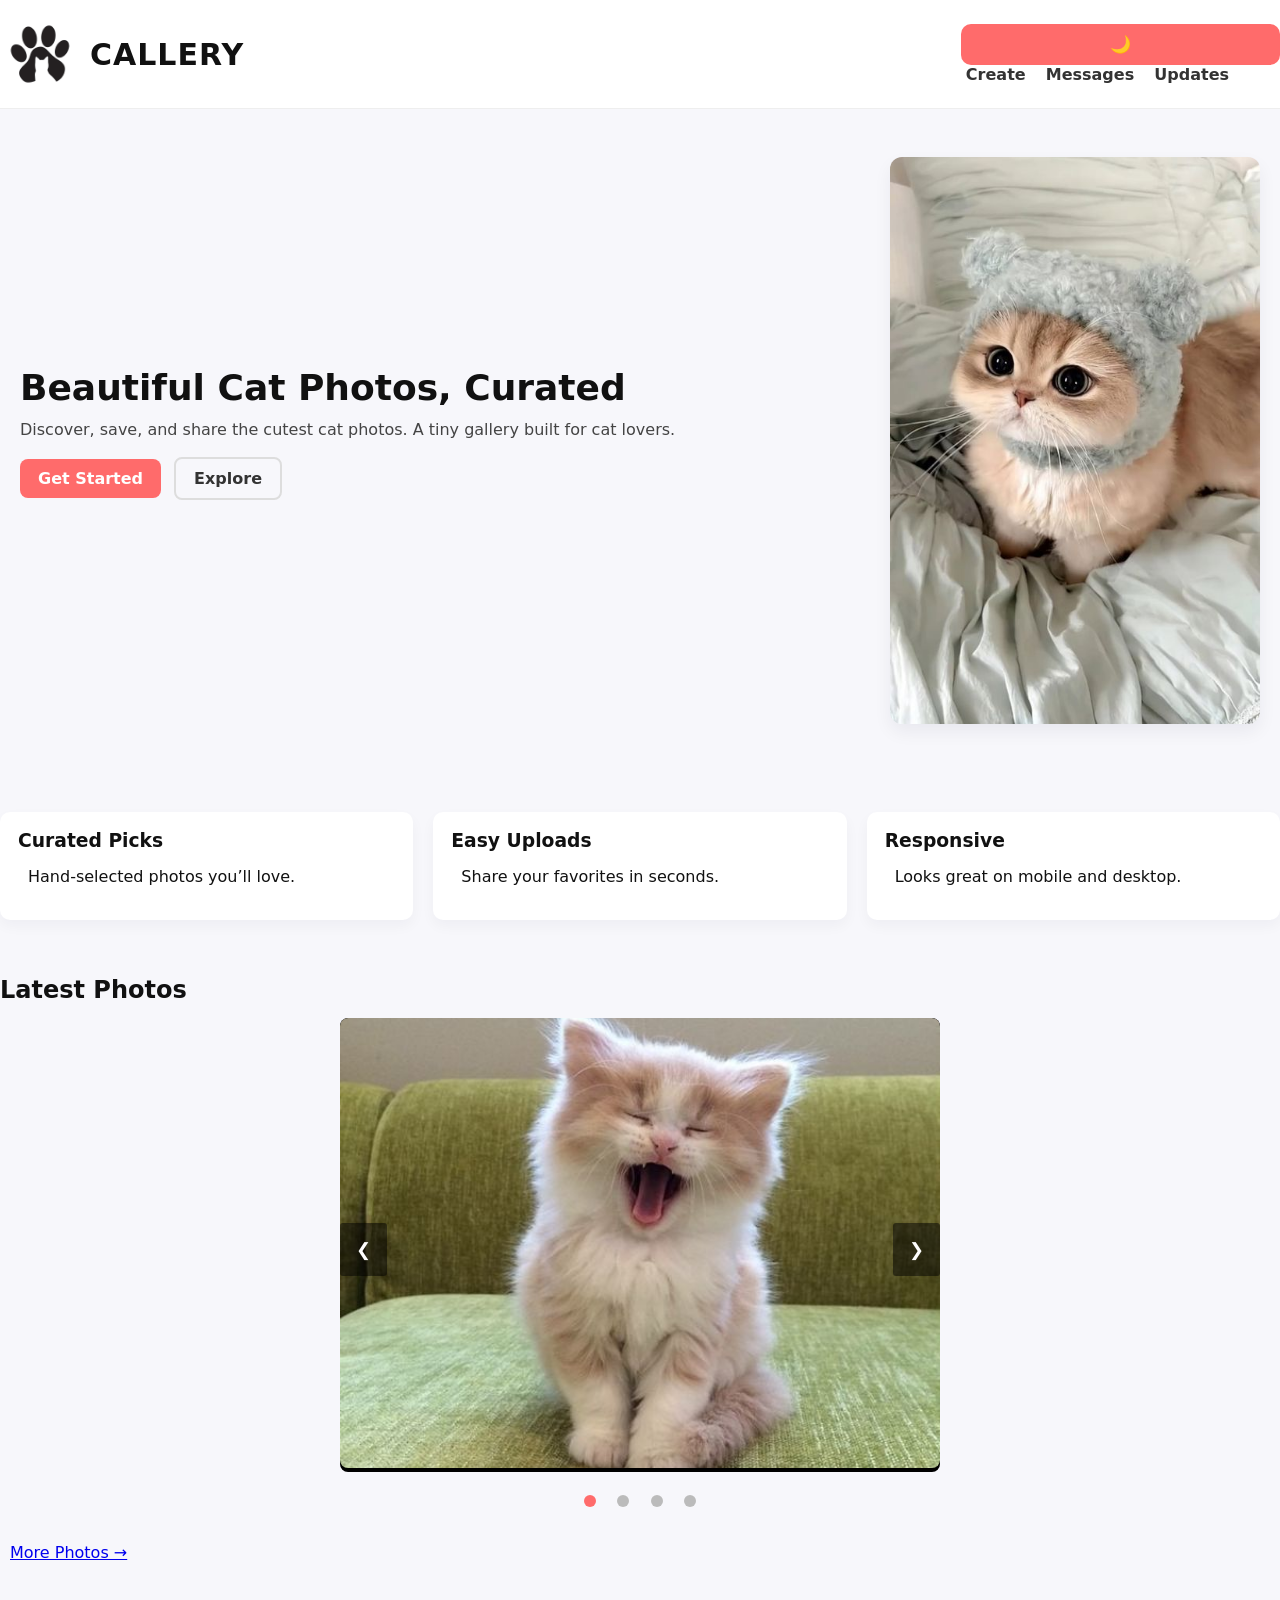
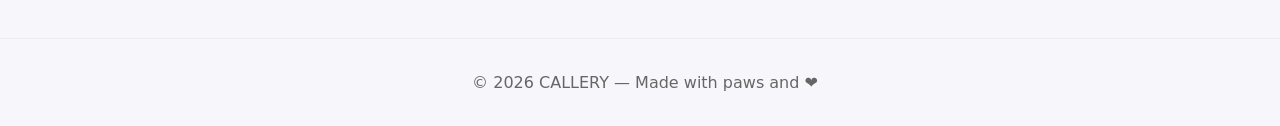
<file: index.html>
<!DOCTYPE html>
<html lang="en">
<head>
    <meta charset="UTF-8">
    <meta name="viewport" content="width=device-width, initial-scale=1.0">
    <link rel="stylesheet" href="style.css" type="text/css">
    <link rel="icon" href="images/favicon.ico">
    <title>Callery — Cat Photo Gallery</title>
</head>
<body>
    <header class="site-header">
        <div class="container header-inner">
            <a class="brand" href="index.html">
                <img src="images/pawicon" alt="Callery" class="brand-logo">
                <span class="brand-name">CALLERY</span>
            </a>
            <nav class="nav">
                <button id="theme-toggle" aria-label="Toggle Dark Mode">
                    <span class="theme-icon">🌙</span>
                </button>
                <a href="create.html">Create</a>
                <a href="messages.html">Messages</a>
                <a href="updates.html">Updates</a>
            </nav>
        </div>
    </header>

    <main>
        <section class="hero">
            <div class="container hero-inner">
                <div class="hero-copy">
                    <h1>Beautiful Cat Photos, Curated</h1>
                    <p>Discover, save, and share the cutest cat photos. A tiny gallery built for cat lovers.</p>
                    <p class="hero-cta">
                        <a class="btn primary" href="signup.html">Get Started</a>
                        <a class="btn ghost" href="updates.html">Explore</a>
                    </p>
                </div>
                <div class="hero-media">
                    <img src="images/catcute.jpg" alt="Cute cat" class="hero-img">
                </div>
            </div>
        </section>

        <section class="features container">
            <div class="feature">
                <h3>Curated Picks</h3>
                <p>Hand-selected photos you’ll love.</p>
            </div>
            <div class="feature">
                <h3>Easy Uploads</h3>
                <p>Share your favorites in seconds.</p>
            </div>
            <div class="feature">
                <h3>Responsive</h3>
                <p>Looks great on mobile and desktop.</p>
            </div>
        </section>

        <section class="gallery container">
            <h2>Latest Photos</h2>
            
            <div class="slideshow-container">
                <div class="slide fade">
                    <img src="images/catyawn.jpg" alt="Yawning cat">
                </div>
                <div class="slide fade">
                    <img src="images/catfluf.jpg" alt="Fluffy cat">
                </div>
                <div class="slide fade">
                    <img src="images/catharry.jpg" alt="Harry cat">
                </div>
                <div class="slide fade">
                    <img src="images/catsunset.jpg" alt="Cat at sunset">
                </div>
                
                <!-- Navigation buttons -->
                <a class="prev" onclick="changeSlide(-1)">&#10094;</a>
                <a class="next" onclick="changeSlide(1)">&#10095;</a>
            </div>
            
            <!-- Dot indicators -->
            <div class="dot-container">
                <span class="dot" onclick="currentSlide(1)"></span>
                <span class="dot" onclick="currentSlide(2)"></span>
                <span class="dot" onclick="currentSlide(3)"></span>
                <span class="dot" onclick="currentSlide(4)"></span>
            </div>
            
            <p class="more"><a href="https://www.pinterest.com/search/pins/?q=cat%20cute%20photos&rs=typed">More Photos →</a></p>
        </section>
    </main>

    <footer class="site-footer">
        <div class="container">
            <p>© <span id="year"></span> CALLERY — Made with paws and ❤️</p>
        </div>
    </footer>

    <script>
        document.getElementById('year').textContent = new Date().getFullYear();

        let slideIndex = 1;

        function changeSlide(n) {
            showSlide(slideIndex += n);
        }

        function currentSlide(n) {
            showSlide(slideIndex = n);
        }

        function showSlide(n) {
            let slides = document.getElementsByClassName('slide');
            let dots = document.getElementsByClassName('dot');
            
            // Loop back to first slide if past the end
            if (n > slides.length) {
                slideIndex = 1;
            }
            // Loop to last slide if before the first
            if (n < 1) {
                slideIndex = slides.length;
            }
            
            // Hide all slides
            for (let i = 0; i < slides.length; i++) {
                slides[i].classList.remove('active');
            }
            // Remove active class from all dots
            for (let i = 0; i < dots.length; i++) {
                dots[i].classList.remove('active');
            }
            
            // Show current slide and highlight current dot
            slides[slideIndex - 1].classList.add('active');
            dots[slideIndex - 1].classList.add('active');
        }

        // Initialize by showing the first slide
        showSlide(slideIndex);
    </script>
</body>
</html>
</file>
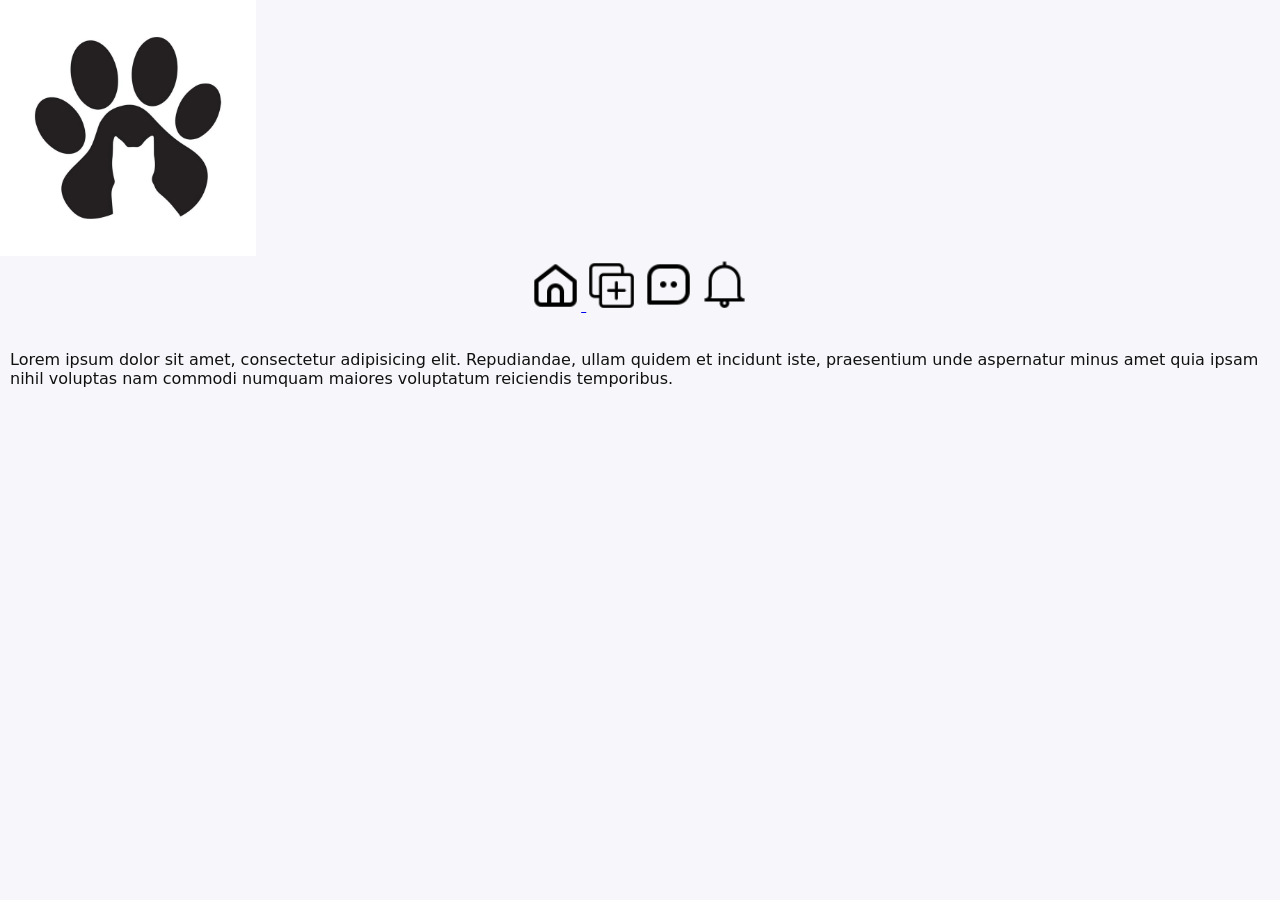
<file: about.html>
<!DOCTYPE html>
<html lang="en">
<head>
    <meta charset="UTF-8">
    <meta name="viewport" content="width=device-width, initial-scale=1.0">
    <link rel="stylesheet" href="style.css" type="text/css">
    <title>About Callery</title>
</head>
<body>
    <img src="images/pawicon" alt="A paw icon" style="width: 20%; height: auto;">

    <center>
        <nav>
            <a href="index.html" title="Home">
            <img src="images/home.png" alt="Home" width="4%">
            </a>
            <a href="create.html" title="Create"><img src="images/create.png" alt="Create" width="4%"></a>
            <a href="messages.html" title="Messages"><img src="images/message.png" alt="Message" width="4%"></a> 
            <a href="updates.html" title="Updates"><img src="images/notification.png" alt="Notification" width="4%"></a>

        </nav>
    </center><br>
    <p>Lorem ipsum dolor sit amet, consectetur adipisicing elit. Repudiandae, ullam quidem et incidunt iste, praesentium unde aspernatur minus amet quia ipsam nihil voluptas nam commodi numquam maiores voluptatum reiciendis temporibus.</p>
    
</body>
</html>
</file>
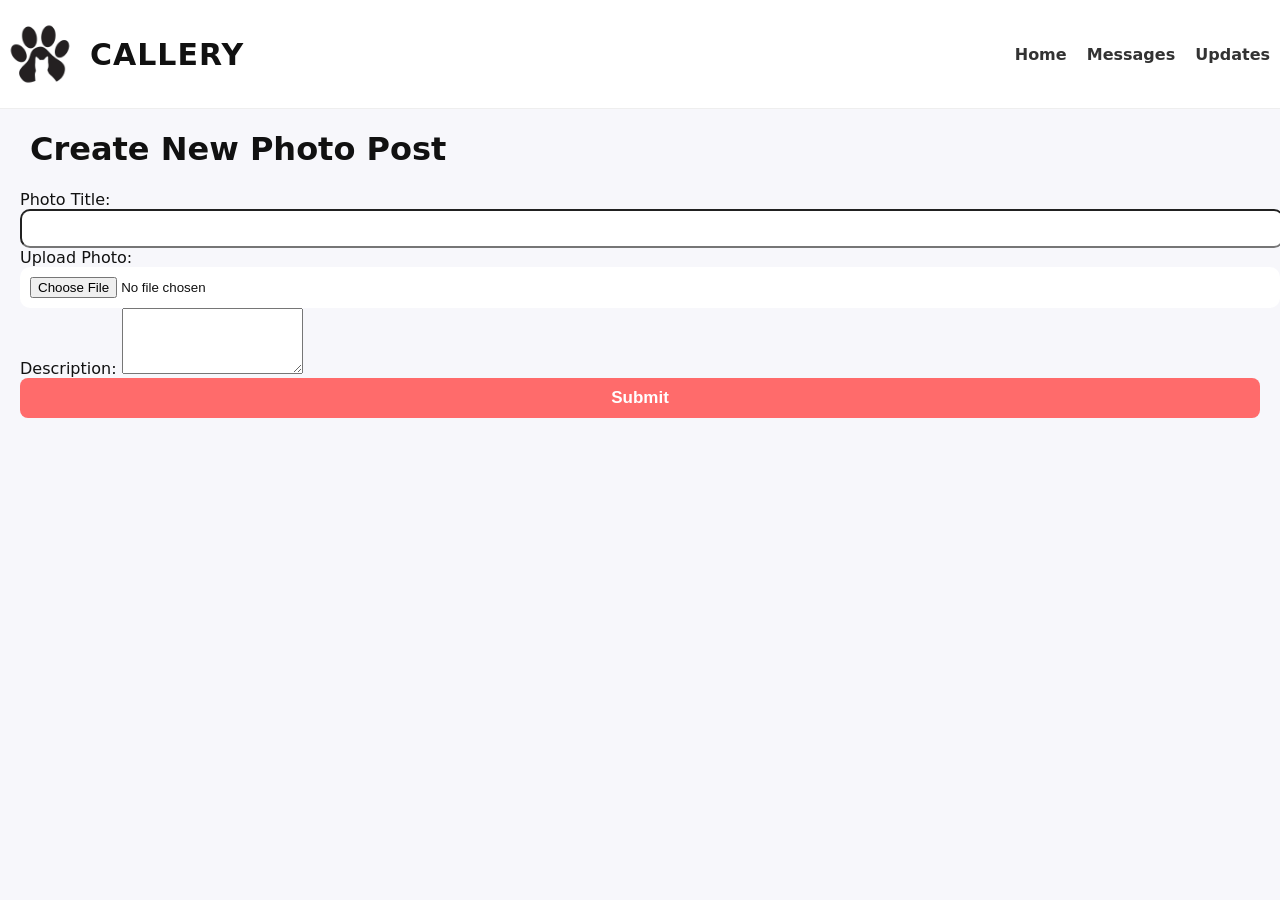
<file: create.html>
<!DOCTYPE html>
<html lang="en">
<head>
    <meta charset="UTF-8">
    <meta name="viewport" content="width=device-width, initial-scale=1.0">
    <link rel="stylesheet" href="style.css" type="text/css">
    <link rel="icon" href="images/favicon.ico">
    <title>Create</title>
</head>
<body>
    <header class="site-header">
        <div class="container header-inner">
            <a class="brand" href="index.html">
                <img src="images/pawicon" alt="Callery" class="brand-logo">
                <span class="brand-name">CALLERY</span>
            </a>
            <nav class="nav">
                <a href="index.html">Home</a>
                <a href="messages.html">Messages</a>
                <a href="updates.html">Updates</a>
            </nav>
        </div>
    </header>
    <main class="container">
        <h1>Create New Photo Post</h1>
        <form class="create-form" method="post" enctype="multipart/form-data">
            <label for="photo-title">Photo Title:
                <input type="text" id="photo-title" name="photo-title" required>
            </label><br>
            <label for="photo-upload">Upload Photo:
                <input type="file" id="photo-upload" name="photo-upload" accept="image/*" required>
            </label><br>
            <label for="photo-description">Description:
                <textarea id="photo-description" name="photo-description" rows="4" required></textarea>
            </label><br>
            <button type="submit" class="btn primary">Submit</button>
        </form>

</body>
</html>
</file>
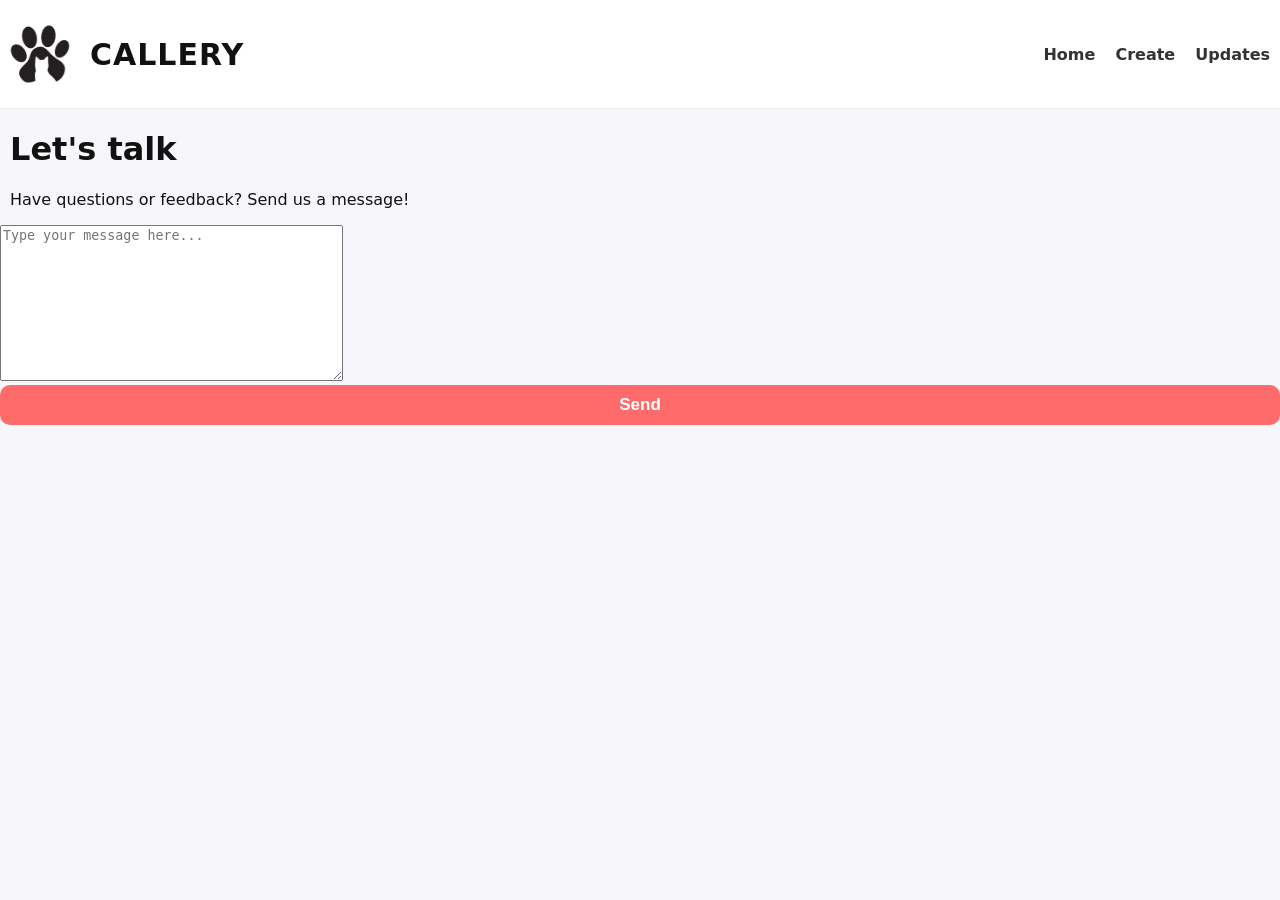
<file: messages.html>
<!DOCTYPE html>
<html lang="en">
<head>
    <meta charset="UTF-8">
    <meta name="viewport" content="width=device-width, initial-scale=1.0">
    <link rel="stylesheet" href="style.css" type="text/css">
    <link rel="icon" href="images/favicon.ico">
    <title>Message</title>
</head>
<body>
    <header class="site-header">
        <div class="container header-inner">
            <a class="brand" href="index.html">
                <img src="images/pawicon" alt="Callery" class="brand-logo">
                <span class="brand-name">CALLERY</span>
            </a>
            <nav class="nav">
                <a href="index.html">Home</a>
                <a href="create.html">Create</a>
                <a href="updates.html">Updates</a>
            </nav>
        </div>
    </header>
    <div class="mess">
        <h1>Let's talk</h1>
        <p>Have questions or feedback? Send us a message!</p>
            <textarea cols="40" rows="10" placeholder="Type your message here..." spellcheck="true"></textarea><br>
            <button type="button">Send</button>
        </div>
</body>
</html>
</file>
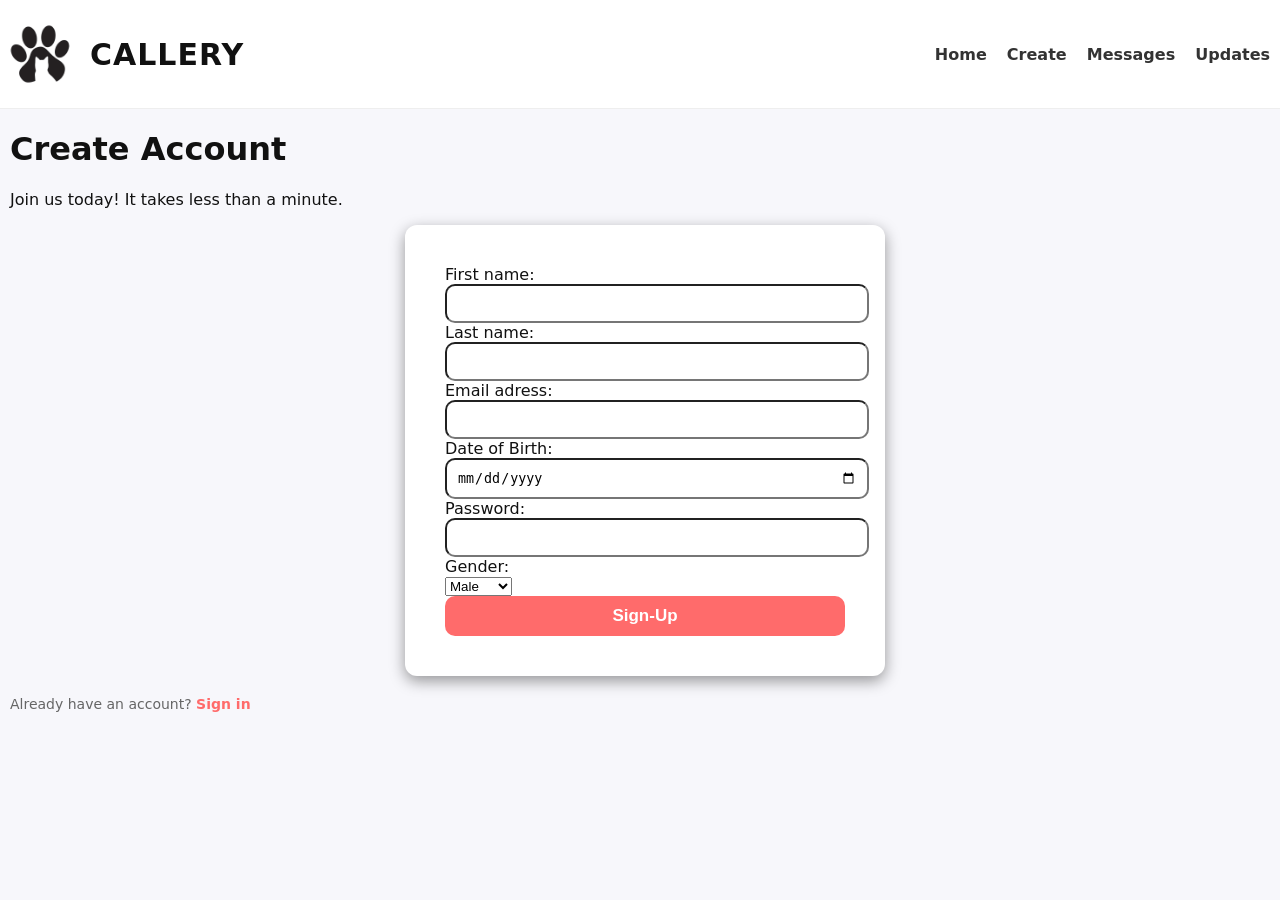
<file: signup.html>
<!DOCTYPE html>
<html lang="en">
<head>
    <meta charset="UTF-8">
    <meta name="viewport" content="width=device-width, initial-scale=1.0">
    <link rel="stylesheet" href="style.css" type="text/css">
    <link rel="icon" href="images/favicon.ico">
    <title>Sign-Up</title>
</head>
<body>
    <header class="site-header">
        <div class="container header-inner">
            <a class="brand" href="index.html">
                <img src="images/pawicon" alt="Callery" class="brand-logo">
                <span class="brand-name">CALLERY</span>
            </a>
            <nav class="nav">
                <a href="index.html">Home</a>
                <a href="create.html">Create</a>
                <a href="messages.html">Messages</a>
                <a href="updates.html">Updates</a>
            </nav>
        </div>
    </header>
            <h1>Create Account</h1>
    <p>Join us today! It takes less than a minute.</p>
    <form class="reg-form" method="get">
        <div  class="reg-body">
        <label for="firstname">First name: 
            <input type="text" id="Firstname" required>
        </label><br>
        <label for="lastname">Last name: 
            <input type="text" id="lastname" required>
        </label><br>

         <label for="email">Email adress: </label>
            <input type="email" id="email" required>
        </label><br>
        <label for="dob">Date of Birth: 
            <input type="date" id="dob" required>
        </label><br>
        <label for="password">Password: 
            <input type="password" id="password" required>
        </label><br>
        <label for="gender">Gender:<br>  
            <select>
            <option>Male</option>
            <option>Female</option>
            <option>Other</option>
        </select></label>   
            <button type="submit" class="btn-primary">Sign-Up</button><br><br>
    </div>
    </form>
    <div class="form-footer">
        <p>Already have an account? <a href="#">Sign in</a></p>
    </div>


</body>
</html>
</file>
<file: style.css>
button{
    float: left;
    background-color: #220d0c;
    border-radius: 7px;
    padding: 2px;
    color: #fff;
    font-size: 13px;
    font-weight: bold;
}
body {
 justify-content: space-evenly;
  font-family: Inter, system-ui, -apple-system, 'Segoe UI', Roboto, 'Helvetica Neue', Arial;
  background-color: #f7f7fb;
  color: #111;
  margin: 0;
  -webkit-font-smoothing: antialiased;
}

.container {
  max-width: 100%;
  margin: 0 auto;
  padding: 0 20px;
}

.site-header {
  background: #ffffff;
  border-bottom: 1px solid #eee;
}
.header-inner {
  display: flex;
  align-items: center;
  justify-content: space-between;
  padding: 14px 0;
}
.brand { display:flex; align-items:center; text-decoration:none; color:inherit; }
.brand-logo { width:80px; height:auto; margin-right:10px; }
.brand-name { font-weight:700; font-size: 30px; letter-spacing:1px; }
.nav a { margin-left:5px; color:#333; text-decoration:none; font-weight:600; margin-right: 10px; font-size: 16px; }

.hero { padding: 48px 0; }
.hero-inner { display:flex; gap:32px; align-items:center; }
.hero-copy { flex:1 }
.hero-copy h1 { font-size:36px; margin:0 0 12px; }
.hero-copy p { color:#444; margin:0 0 18px; }
.hero-media { width:370px; }
.hero-img { width:100%; border-radius:12px; box-shadow:0 8px 18px rgba(20,20,50,0.06); }

.btn { display:inline-block; padding:10px 18px; border-radius:8px; text-decoration:none; font-weight:700 }
.btn.primary { background:#ff6b6b; color:#fff; border: none }
.btn.ghost { background:transparent; border:2px solid #ddd; color:#333; margin-left:8px }

.features { display:flex; gap:20px; padding:36px 0; flex: 1 1 auto; }
.feature { background:#fff; border-radius:10px; padding:18px; flex:1; box-shadow:0 6px 14px rgba(20,20,50,0.04) }
.feature h3 { margin:0 0 8px }

.gallery { padding: 20px 0 60px; }
.gallery h2 { margin: 0 0 14px }
.grid { display:grid; grid-template-columns: repeat(4, 1fr); gap:12px }
.grid img { width:100%; height:450px; object-fit:cover; border-radius:8px }
.more { margin-top:12px }

.site-footer { padding:18px 0; text-align:center; color:#666; border-top:1px solid #eee }

@media (max-width:900px) {
  .hero-inner { flex-direction:column-reverse; text-align:center }
  .hero-media { width:70% }
  .grid { grid-template-columns: repeat(2,1fr) }
  .grid img { height:450px }
  .features { flex-direction:column }
}

@media (max-width:480px) {
  .grid img { height:200px }
  .brand-name { font-size:14px }
}
@media (max-width:360px) {
  .hero-copy h1 { font-size:28px }
}
.reg-form {
  margin-top: 10px;
  font-weight: 10px;
  width: 100%;
  display: flex;
  justify-content: center;
  align-content: center;
}
.reg-body {
  margin-left: 10px;
  display: block;
  color: #111111;
  background-color: #ffffff;
  width: 100%;
  max-width: 400px;
  padding: 40px;
  border-radius: 12px;
  box-shadow: 0 5px 15px rgba(0, 0, 0, 0.4);
}
p {
    font-family: Inter, system-ui, -apple-system, 'Segoe UI', Roboto, 'Helvetica Neue', Arial;
    margin-left: 10px;    
}
h1{
  margin-left: 10px;
}

input {
  width: 100%;
  padding: 10px;
  background-color: #ffffff;
  outline: none;
  border-radius: 10px;
}
button{
  width: 100%;
  border-radius: 10px;
  cursor: pointer;
  background-color: #ff6b6b;
  transition: background-color 0.3s;
  font-size: 17px;
  border: none;
  padding: 10px;
}
button:hover{
  background-color: #0056b3;
}
.form-footer{
  margin-top: 20px;
  font-size: 14px;
  color: #666;  
}
.form-footer a {
  color: #ff6b6b;
  text-decoration: none;
  font-weight: 600;
}
.form-footer a:hover{
  text-decoration: underline;
}

/* Slideshow container */
.slideshow-container {
    position: relative;
    max-width: 600px;
    margin: 0 auto;
    background-color: #000;
    border-radius: 8px;
    overflow: hidden;
}

/* Slide styling */
.slide {
    display: none;
    width: 100%;
}

.slide img {
    width: 100%;
    height: 450px;
    object-fit: cover;
    border-radius: 8px;
}

/* Display the active slide */
.slide.active {
    display: block;
}

/* Fade effect */
.fade {
    animation: fade 0.5s ease-in-out;
}

@keyframes fade {
    from { opacity: 0.7; }
    to { opacity: 1; }
}

/* Previous and next buttons */
.prev, .next {
    cursor: pointer;
    position: absolute;
    top: 50%;
    width: auto;
    margin-top: -22px;
    padding: 16px;
    color: white;
    font-weight: bold;
    font-size: 18px;
    transition: 0.3s ease;
    border-radius: 3px;
    background-color: rgba(0, 0, 0, 0.5);
    user-select: none;
}

.next {
    right: 0;
}

.prev {
    left: 0;
}

.prev:hover, .next:hover {
    background-color: rgba(0, 0, 0, 0.8);
}

/* Dot indicators container */
.dot-container {
    text-align: center;
    padding: 20px;
    background-color: #f7f7fb;
}

/* Dot styling */
.dot {
    cursor: pointer;
    height: 12px;
    width: 12px;
    margin: 0 8px;
    background-color: #bbb;
    border-radius: 50%;
    display: inline-block;
    transition: background-color 0.3s ease;
}

.dot.active {
    background-color: #ff6b6b;
}

.dot:hover {
    background-color: #ddd;
}

:root {
  --bg-color: #ffffff;
  --text-color: #111111;
  --accent-color: #ff6b6b;
}
[data-theme="dark"] {
  --bg-color: #151414;
  --text-color: #ffffff;
  --accent-color: #ff6b6b;
}
</file>
